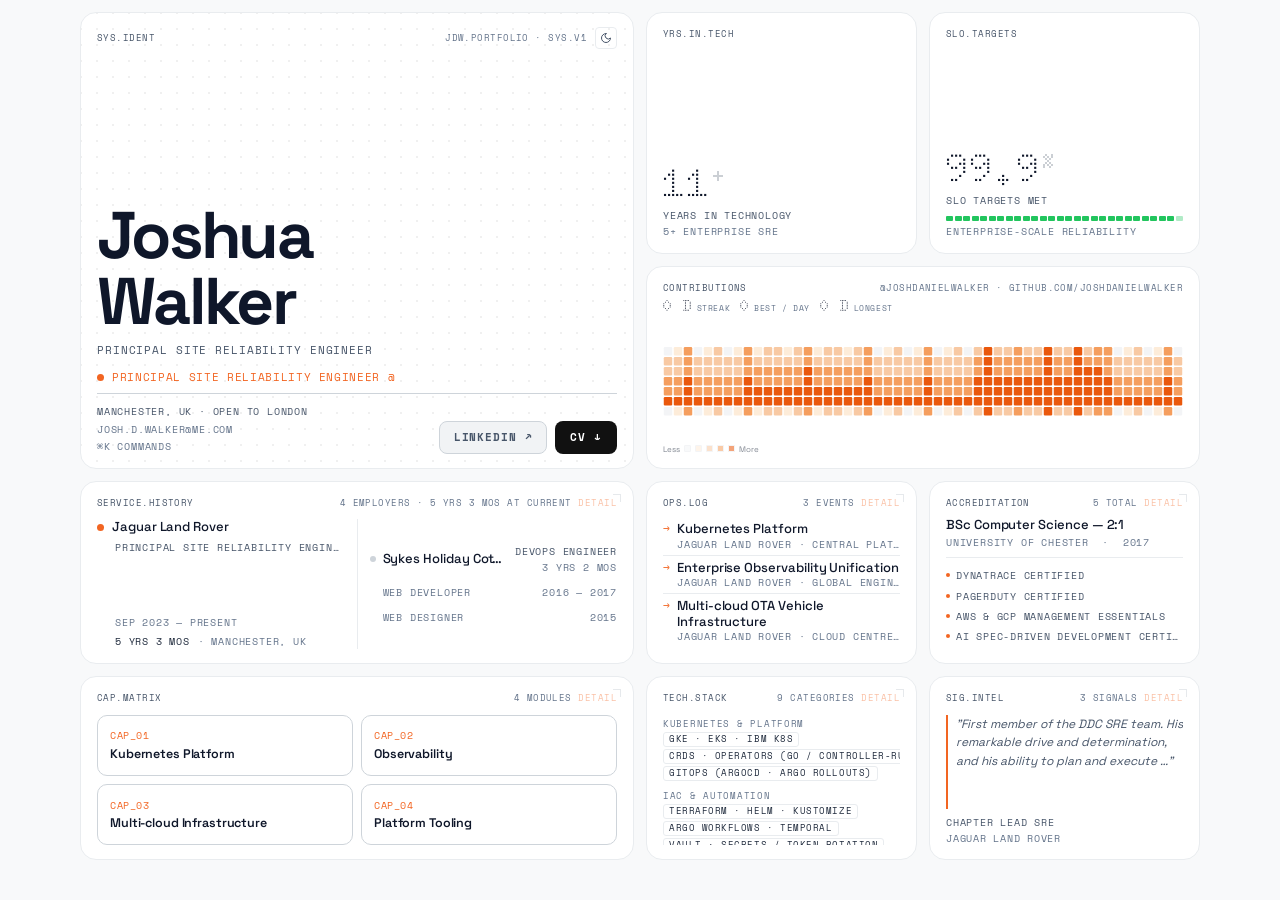
<file: index.html>
<!DOCTYPE html>
<html lang="en">
  <head>
    <meta charset="utf-8" />
    <meta name="viewport" content="width=device-width, initial-scale=1, viewport-fit=cover" />
    <meta name="theme-color" content="#000000" />

    <!-- Favicon -->
    <link rel="icon" href="./favicon.svg" type="image/svg+xml" />
    <link rel="apple-touch-icon" href="./apple-touch-icon.png" />

    <!-- Nothing design language fonts -->
    <link rel="preconnect" href="https://fonts.googleapis.com" />
    <link rel="preconnect" href="https://fonts.gstatic.com" crossorigin />
    <link
      href="https://fonts.googleapis.com/css2?family=Doto:wght@400;600;700&family=Space+Grotesk:wght@300;400;500;600&family=Space+Mono:wght@400;700&display=swap"
      rel="stylesheet"
    />

    <!-- Prevent FOUC for theme (matches store default) -->
    <script>
      (function() {
        try {
          const stored = localStorage.getItem('theme');
          const prefersDark = window.matchMedia('(prefers-color-scheme: dark)').matches;
          const theme = stored || (prefersDark ? 'dark' : 'light');
          document.documentElement.classList.add(theme);
          const meta = document.querySelector('meta[name="theme-color"]');
          if (meta) meta.content = theme === 'dark' ? '#000000' : '#ffffff';
        } catch (e) {}
      })();
    </script>
    <style>html,body{background:var(--bg, #000)}</style>

    <link href="./_app/immutable/entry/start.CCDf9ccz.js" rel="modulepreload">
		<link href="./_app/immutable/chunks/t9vVxF9T.js" rel="modulepreload">
		<link href="./_app/immutable/chunks/CTdMBTWg.js" rel="modulepreload">
		<link href="./_app/immutable/chunks/mSVpa7-T.js" rel="modulepreload">
		<link href="./_app/immutable/entry/app.DeSfPHxl.js" rel="modulepreload">
		<link href="./_app/immutable/chunks/DFGXtf6T.js" rel="modulepreload">
		<link href="./_app/immutable/chunks/CXg9mFPB.js" rel="modulepreload">
		<link href="./_app/immutable/chunks/vFlmhx3n.js" rel="modulepreload">
		<link href="./_app/immutable/nodes/0.CTLupaD3.js" rel="modulepreload">
		<link href="./_app/immutable/chunks/bG5NtT6X.js" rel="modulepreload">
		<link href="./_app/immutable/nodes/2.InTzS4mm.js" rel="modulepreload">
		<!--12qhfyh--><meta name="description" content="Senior Staff Kubernetes Platform Engineer with 11+ years in tech and 5+ years enterprise SRE at Jaguar Land Rover. Kubernetes platform scaling, observability, multi-cloud infrastructure, platform engineering leadership."/> <meta name="author" content="Joshua Daniel Walker"/> <meta name="robots" content="index, follow"/> <link rel="canonical" href="https://joshdanielwalker.github.io"/> <meta property="og:type" content="website"/> <meta property="og:url" content="https://joshdanielwalker.github.io"/> <meta property="og:title" content="Joshua Daniel Walker · Senior Staff Kubernetes Platform Engineer"/> <meta property="og:description" content="Senior Staff Kubernetes Platform Engineer with 11+ years in tech and 5+ years enterprise SRE at Jaguar Land Rover. Kubernetes platform scaling, observability, multi-cloud infrastructure, platform engineering leadership."/> <meta property="og:image" content="https://joshdanielwalker.github.io/og-image.png"/> <meta property="og:locale" content="en_GB"/> <meta name="twitter:card" content="summary_large_image"/> <meta name="twitter:title" content="Joshua Daniel Walker · Senior Staff Kubernetes Platform Engineer"/> <meta name="twitter:description" content="Senior Staff Kubernetes Platform Engineer with 11+ years in tech and 5+ years enterprise SRE at Jaguar Land Rover. Kubernetes platform scaling, observability, multi-cloud infrastructure, platform engineering leadership."/> <meta name="twitter:image" content="https://joshdanielwalker.github.io/og-image.png"/>  <!----><script type="application/ld+json">{"@context":"https://schema.org","@type":"Person","name":"Joshua Daniel Walker","jobTitle":"Principal Site Reliability Engineer","description":"Senior Staff Kubernetes Platform Engineer with 11+ years in tech and 5+ years enterprise SRE at Jaguar Land Rover. Kubernetes platform scaling, observability, multi-cloud infrastructure, platform engineering leadership.","url":"https://joshdanielwalker.github.io","email":"josh.d.walker@me.com","address":{"@type":"PostalAddress","addressLocality":"Manchester","addressCountry":"GB"},"alumniOf":{"@type":"CollegeOrUniversity","name":"University of Chester"},"knowsAbout":["Site Reliability Engineering","Platform Engineering","Kubernetes","Observability","GCP","AWS","Terraform","GitOps","SLOs","DevOps"],"sameAs":["https://linkedin.com/in/joshuadanielwalker","https://github.com/JoshDanielWalker"]}</script><!----><!----><!--1uha8ag--><!----><title>Joshua Walker · Principal SRE — JDW.PORTFOLIO · SYS.V1</title>
		<link href="./_app/immutable/assets/0.BhWM6O_c.css" rel="stylesheet">
  </head>
  <body data-sveltekit-preload-data="hover">
    <div style="display:contents"><!--[--><!--[0--><!--[--><a href="#bento" class="skip-link">Skip to content</a> <!--[--><!--[--><main class="bento" id="bento" aria-label="Portfolio dashboard"><section class="card hero essential" aria-label="Identity"><div class="meta-row"><span>SYS.IDENT</span> <div class="meta-right" style="display:flex; align-items:center; gap:8px;"><span class="dim">JDW.PORTFOLIO · SYS.V1</span> <button aria-label="Toggle light / dark mode" class="theme-toggle" title="Toggle theme (t)"><!--[0--><svg xmlns="http://www.w3.org/2000/svg" width="12" height="12" viewBox="0 0 24 24" fill="none" stroke="currentColor" stroke-width="2" stroke-linecap="round" stroke-linejoin="round" class="lucide-icon lucide lucide-sun"><!--[--><!----><circle cx="12" cy="12" r="4"><!----></circle><!----><!----><path d="M12 2v2"><!----></path><!----><!----><path d="M12 20v2"><!----></path><!----><!----><path d="m4.93 4.93 1.41 1.41"><!----></path><!----><!----><path d="m17.66 17.66 1.41 1.41"><!----></path><!----><!----><path d="M2 12h2"><!----></path><!----><!----><path d="M20 12h2"><!----></path><!----><!----><path d="m6.34 17.66-1.41 1.41"><!----></path><!----><!----><path d="m19.07 4.93-1.41 1.41"><!----></path><!----><!--]--><!--[--><!--[--><!--]--><!--]--></svg><!--]--></button></div></div> <div style="flex:1; display:flex; flex-direction:column; justify-content:flex-end; padding-bottom:4px"><p class="hero-name">Joshua<br/>Walker</p> <p class="hero-role" style="margin-top:4px">Principal Site Reliability Engineer</p> <div class="hero-status" style="margin-top:8px"><span class="led sm"></span> <span><!--[-1--><!--]--></span></div></div> <div class="hero-foot" style="padding-top:10px; border-top:1px solid var(--border-visible)"><div><div class="mono-sub">Manchester, UK · Open to London</div> <div class="mono-sub dim" style="margin-top:3px">josh.d.walker@me.com</div> <div class="mono-sub dim" style="margin-top:2px; font-size:10px">⌘K commands</div></div> <div class="hero-actions"><a href="https://linkedin.com/in/joshuadanielwalker" target="_blank" rel="noopener noreferrer" class="cta-btn">LinkedIn ↗</a> <a href="/cv.html" class="cta-btn primary">CV ↓</a></div></div></section> <section class="card" aria-label="Years in technology"><div class="meta-row"><span>YRS.IN.TECH</span></div> <div style="flex:1; min-height:0"></div> <div class="doto-val">11<small>+</small></div> <p class="mono-sub" style="margin-top:4px">Years in technology</p> <p class="mono-sub dim" style="margin-top:1px">5+ Enterprise SRE</p></section> <section class="card" aria-label="SLO targets"><div class="meta-row"><span>SLO.TARGETS</span></div> <div style="flex:1; min-height:0"></div> <div class="doto-val">99.9<small>%</small></div> <p class="mono-sub" style="margin-top:4px">SLO targets met</p> <div class="segbar-green" aria-label="99.9% reliability segments"><!--[--><span class="seg" style="opacity: 1;"></span><span class="seg" style="opacity: 1;"></span><span class="seg" style="opacity: 1;"></span><span class="seg" style="opacity: 1;"></span><span class="seg" style="opacity: 1;"></span><span class="seg" style="opacity: 1;"></span><span class="seg" style="opacity: 1;"></span><span class="seg" style="opacity: 1;"></span><span class="seg" style="opacity: 1;"></span><span class="seg" style="opacity: 1;"></span><span class="seg" style="opacity: 1;"></span><span class="seg" style="opacity: 1;"></span><span class="seg" style="opacity: 1;"></span><span class="seg" style="opacity: 1;"></span><span class="seg" style="opacity: 1;"></span><span class="seg" style="opacity: 1;"></span><span class="seg" style="opacity: 1;"></span><span class="seg" style="opacity: 1;"></span><span class="seg" style="opacity: 1;"></span><span class="seg" style="opacity: 1;"></span><span class="seg" style="opacity: 1;"></span><span class="seg" style="opacity: 1;"></span><span class="seg" style="opacity: 1;"></span><span class="seg" style="opacity: 1;"></span><span class="seg" style="opacity: 1;"></span><span class="seg" style="opacity: 1;"></span><span class="seg" style="opacity: 1;"></span><span class="seg" style="opacity: 0.35;"></span><!--]--></div> <p class="mono-sub dim" style="margin-top:1px">Enterprise-scale reliability</p></section> <section class="card" aria-label="GitHub contributions graph" style="grid-column: span 2;"><div class="meta-row"><span>CONTRIBUTIONS</span> <span class="meta-right dim">@JoshDanielWalker · github.com/JoshDanielWalker</span></div> <div style="display:flex; gap:10px; margin:4px 0 2px; font-size:9.5px; flex-wrap:wrap;"><div><span class="doto-val" style="font-size:16px; line-height:1;">0 D</span> <span class="mono-sub dim" style="font-size:7.5px; margin-left:2px;">STREAK</span></div> <div><span class="doto-val" style="font-size:16px; line-height:1;">0</span> <span class="mono-sub dim" style="font-size:7.5px; margin-left:2px;">BEST / DAY</span></div> <div><span class="doto-val" style="font-size:16px; line-height:1;">0 D</span> <span class="mono-sub dim" style="font-size:7.5px; margin-left:2px;">LONGEST</span></div></div> <div class="contrib-graph" style="margin-top:2px; flex:1; min-height:0; overflow:hidden;"><svg width="100%" height="100%" viewBox="0 0 676 84" preserveAspectRatio="xMidYMid meet" style="display:block;"><!--[--><!--[--><rect x="1" y="1" width="11" height="11" rx="1.5" fill="#111"></rect><rect x="1" y="14" width="11" height="11" rx="1.5" fill="#5a2a18"></rect><rect x="1" y="27" width="11" height="11" rx="1.5" fill="#5a2a18"></rect><rect x="1" y="40" width="11" height="11" rx="1.5" fill="#9a4a28"></rect><rect x="1" y="53" width="11" height="11" rx="1.5" fill="#9a4a28"></rect><rect x="1" y="66" width="11" height="11" rx="1.5" fill="#f26522"></rect><rect x="1" y="79" width="11" height="11" rx="1.5" fill="#111"></rect><!--]--><!--[--><rect x="14" y="1" width="11" height="11" rx="1.5" fill="#2a1a10"></rect><rect x="14" y="14" width="11" height="11" rx="1.5" fill="#5a2a18"></rect><rect x="14" y="27" width="11" height="11" rx="1.5" fill="#5a2a18"></rect><rect x="14" y="40" width="11" height="11" rx="1.5" fill="#9a4a28"></rect><rect x="14" y="53" width="11" height="11" rx="1.5" fill="#9a4a28"></rect><rect x="14" y="66" width="11" height="11" rx="1.5" fill="#f26522"></rect><rect x="14" y="79" width="11" height="11" rx="1.5" fill="#2a1a10"></rect><!--]--><!--[--><rect x="27" y="1" width="11" height="11" rx="1.5" fill="#9a4a28"></rect><rect x="27" y="14" width="11" height="11" rx="1.5" fill="#9a4a28"></rect><rect x="27" y="27" width="11" height="11" rx="1.5" fill="#9a4a28"></rect><rect x="27" y="40" width="11" height="11" rx="1.5" fill="#f26522"></rect><rect x="27" y="53" width="11" height="11" rx="1.5" fill="#f26522"></rect><rect x="27" y="66" width="11" height="11" rx="1.5" fill="#f26522"></rect><rect x="27" y="79" width="11" height="11" rx="1.5" fill="#9a4a28"></rect><!--]--><!--[--><rect x="40" y="1" width="11" height="11" rx="1.5" fill="#111"></rect><rect x="40" y="14" width="11" height="11" rx="1.5" fill="#5a2a18"></rect><rect x="40" y="27" width="11" height="11" rx="1.5" fill="#5a2a18"></rect><rect x="40" y="40" width="11" height="11" rx="1.5" fill="#9a4a28"></rect><rect x="40" y="53" width="11" height="11" rx="1.5" fill="#9a4a28"></rect><rect x="40" y="66" width="11" height="11" rx="1.5" fill="#f26522"></rect><rect x="40" y="79" width="11" height="11" rx="1.5" fill="#111"></rect><!--]--><!--[--><rect x="53" y="1" width="11" height="11" rx="1.5" fill="#2a1a10"></rect><rect x="53" y="14" width="11" height="11" rx="1.5" fill="#5a2a18"></rect><rect x="53" y="27" width="11" height="11" rx="1.5" fill="#5a2a18"></rect><rect x="53" y="40" width="11" height="11" rx="1.5" fill="#9a4a28"></rect><rect x="53" y="53" width="11" height="11" rx="1.5" fill="#9a4a28"></rect><rect x="53" y="66" width="11" height="11" rx="1.5" fill="#f26522"></rect><rect x="53" y="79" width="11" height="11" rx="1.5" fill="#2a1a10"></rect><!--]--><!--[--><rect x="66" y="1" width="11" height="11" rx="1.5" fill="#5a2a18"></rect><rect x="66" y="14" width="11" height="11" rx="1.5" fill="#5a2a18"></rect><rect x="66" y="27" width="11" height="11" rx="1.5" fill="#5a2a18"></rect><rect x="66" y="40" width="11" height="11" rx="1.5" fill="#9a4a28"></rect><rect x="66" y="53" width="11" height="11" rx="1.5" fill="#9a4a28"></rect><rect x="66" y="66" width="11" height="11" rx="1.5" fill="#f26522"></rect><rect x="66" y="79" width="11" height="11" rx="1.5" fill="#5a2a18"></rect><!--]--><!--[--><rect x="79" y="1" width="11" height="11" rx="1.5" fill="#111"></rect><rect x="79" y="14" width="11" height="11" rx="1.5" fill="#5a2a18"></rect><rect x="79" y="27" width="11" height="11" rx="1.5" fill="#5a2a18"></rect><rect x="79" y="40" width="11" height="11" rx="1.5" fill="#9a4a28"></rect><rect x="79" y="53" width="11" height="11" rx="1.5" fill="#9a4a28"></rect><rect x="79" y="66" width="11" height="11" rx="1.5" fill="#f26522"></rect><rect x="79" y="79" width="11" height="11" rx="1.5" fill="#111"></rect><!--]--><!--[--><rect x="92" y="1" width="11" height="11" rx="1.5" fill="#2a1a10"></rect><rect x="92" y="14" width="11" height="11" rx="1.5" fill="#5a2a18"></rect><rect x="92" y="27" width="11" height="11" rx="1.5" fill="#5a2a18"></rect><rect x="92" y="40" width="11" height="11" rx="1.5" fill="#9a4a28"></rect><rect x="92" y="53" width="11" height="11" rx="1.5" fill="#9a4a28"></rect><rect x="92" y="66" width="11" height="11" rx="1.5" fill="#f26522"></rect><rect x="92" y="79" width="11" height="11" rx="1.5" fill="#2a1a10"></rect><!--]--><!--[--><rect x="105" y="1" width="11" height="11" rx="1.5" fill="#9a4a28"></rect><rect x="105" y="14" width="11" height="11" rx="1.5" fill="#9a4a28"></rect><rect x="105" y="27" width="11" height="11" rx="1.5" fill="#9a4a28"></rect><rect x="105" y="40" width="11" height="11" rx="1.5" fill="#f26522"></rect><rect x="105" y="53" width="11" height="11" rx="1.5" fill="#f26522"></rect><rect x="105" y="66" width="11" height="11" rx="1.5" fill="#f26522"></rect><rect x="105" y="79" width="11" height="11" rx="1.5" fill="#9a4a28"></rect><!--]--><!--[--><rect x="118" y="1" width="11" height="11" rx="1.5" fill="#2a1a10"></rect><rect x="118" y="14" width="11" height="11" rx="1.5" fill="#5a2a18"></rect><rect x="118" y="27" width="11" height="11" rx="1.5" fill="#9a4a28"></rect><rect x="118" y="40" width="11" height="11" rx="1.5" fill="#9a4a28"></rect><rect x="118" y="53" width="11" height="11" rx="1.5" fill="#f26522"></rect><rect x="118" y="66" width="11" height="11" rx="1.5" fill="#f26522"></rect><rect x="118" y="79" width="11" height="11" rx="1.5" fill="#2a1a10"></rect><!--]--><!--[--><rect x="131" y="1" width="11" height="11" rx="1.5" fill="#5a2a18"></rect><rect x="131" y="14" width="11" height="11" rx="1.5" fill="#5a2a18"></rect><rect x="131" y="27" width="11" height="11" rx="1.5" fill="#9a4a28"></rect><rect x="131" y="40" width="11" height="11" rx="1.5" fill="#9a4a28"></rect><rect x="131" y="53" width="11" height="11" rx="1.5" fill="#f26522"></rect><rect x="131" y="66" width="11" height="11" rx="1.5" fill="#f26522"></rect><rect x="131" y="79" width="11" height="11" rx="1.5" fill="#5a2a18"></rect><!--]--><!--[--><rect x="144" y="1" width="11" height="11" rx="1.5" fill="#5a2a18"></rect><rect x="144" y="14" width="11" height="11" rx="1.5" fill="#5a2a18"></rect><rect x="144" y="27" width="11" height="11" rx="1.5" fill="#9a4a28"></rect><rect x="144" y="40" width="11" height="11" rx="1.5" fill="#9a4a28"></rect><rect x="144" y="53" width="11" height="11" rx="1.5" fill="#f26522"></rect><rect x="144" y="66" width="11" height="11" rx="1.5" fill="#f26522"></rect><rect x="144" y="79" width="11" height="11" rx="1.5" fill="#5a2a18"></rect><!--]--><!--[--><rect x="157" y="1" width="11" height="11" rx="1.5" fill="#2a1a10"></rect><rect x="157" y="14" width="11" height="11" rx="1.5" fill="#5a2a18"></rect><rect x="157" y="27" width="11" height="11" rx="1.5" fill="#9a4a28"></rect><rect x="157" y="40" width="11" height="11" rx="1.5" fill="#9a4a28"></rect><rect x="157" y="53" width="11" height="11" rx="1.5" fill="#f26522"></rect><rect x="157" y="66" width="11" height="11" rx="1.5" fill="#f26522"></rect><rect x="157" y="79" width="11" height="11" rx="1.5" fill="#2a1a10"></rect><!--]--><!--[--><rect x="170" y="1" width="11" height="11" rx="1.5" fill="#5a2a18"></rect><rect x="170" y="14" width="11" height="11" rx="1.5" fill="#5a2a18"></rect><rect x="170" y="27" width="11" height="11" rx="1.5" fill="#9a4a28"></rect><rect x="170" y="40" width="11" height="11" rx="1.5" fill="#9a4a28"></rect><rect x="170" y="53" width="11" height="11" rx="1.5" fill="#f26522"></rect><rect x="170" y="66" width="11" height="11" rx="1.5" fill="#f26522"></rect><rect x="170" y="79" width="11" height="11" rx="1.5" fill="#5a2a18"></rect><!--]--><!--[--><rect x="183" y="1" width="11" height="11" rx="1.5" fill="#9a4a28"></rect><rect x="183" y="14" width="11" height="11" rx="1.5" fill="#9a4a28"></rect><rect x="183" y="27" width="11" height="11" rx="1.5" fill="#f26522"></rect><rect x="183" y="40" width="11" height="11" rx="1.5" fill="#f26522"></rect><rect x="183" y="53" width="11" height="11" rx="1.5" fill="#f26522"></rect><rect x="183" y="66" width="11" height="11" rx="1.5" fill="#f26522"></rect><rect x="183" y="79" width="11" height="11" rx="1.5" fill="#9a4a28"></rect><!--]--><!--[--><rect x="196" y="1" width="11" height="11" rx="1.5" fill="#2a1a10"></rect><rect x="196" y="14" width="11" height="11" rx="1.5" fill="#5a2a18"></rect><rect x="196" y="27" width="11" height="11" rx="1.5" fill="#9a4a28"></rect><rect x="196" y="40" width="11" height="11" rx="1.5" fill="#9a4a28"></rect><rect x="196" y="53" width="11" height="11" rx="1.5" fill="#f26522"></rect><rect x="196" y="66" width="11" height="11" rx="1.5" fill="#f26522"></rect><rect x="196" y="79" width="11" height="11" rx="1.5" fill="#2a1a10"></rect><!--]--><!--[--><rect x="209" y="1" width="11" height="11" rx="1.5" fill="#5a2a18"></rect><rect x="209" y="14" width="11" height="11" rx="1.5" fill="#5a2a18"></rect><rect x="209" y="27" width="11" height="11" rx="1.5" fill="#9a4a28"></rect><rect x="209" y="40" width="11" height="11" rx="1.5" fill="#9a4a28"></rect><rect x="209" y="53" width="11" height="11" rx="1.5" fill="#f26522"></rect><rect x="209" y="66" width="11" height="11" rx="1.5" fill="#f26522"></rect><rect x="209" y="79" width="11" height="11" rx="1.5" fill="#5a2a18"></rect><!--]--><!--[--><rect x="222" y="1" width="11" height="11" rx="1.5" fill="#5a2a18"></rect><rect x="222" y="14" width="11" height="11" rx="1.5" fill="#5a2a18"></rect><rect x="222" y="27" width="11" height="11" rx="1.5" fill="#9a4a28"></rect><rect x="222" y="40" width="11" height="11" rx="1.5" fill="#9a4a28"></rect><rect x="222" y="53" width="11" height="11" rx="1.5" fill="#f26522"></rect><rect x="222" y="66" width="11" height="11" rx="1.5" fill="#f26522"></rect><rect x="222" y="79" width="11" height="11" rx="1.5" fill="#5a2a18"></rect><!--]--><!--[--><rect x="235" y="1" width="11" height="11" rx="1.5" fill="#2a1a10"></rect><rect x="235" y="14" width="11" height="11" rx="1.5" fill="#5a2a18"></rect><rect x="235" y="27" width="11" height="11" rx="1.5" fill="#9a4a28"></rect><rect x="235" y="40" width="11" height="11" rx="1.5" fill="#9a4a28"></rect><rect x="235" y="53" width="11" height="11" rx="1.5" fill="#f26522"></rect><rect x="235" y="66" width="11" height="11" rx="1.5" fill="#f26522"></rect><rect x="235" y="79" width="11" height="11" rx="1.5" fill="#2a1a10"></rect><!--]--><!--[--><rect x="248" y="1" width="11" height="11" rx="1.5" fill="#5a2a18"></rect><rect x="248" y="14" width="11" height="11" rx="1.5" fill="#5a2a18"></rect><rect x="248" y="27" width="11" height="11" rx="1.5" fill="#9a4a28"></rect><rect x="248" y="40" width="11" height="11" rx="1.5" fill="#9a4a28"></rect><rect x="248" y="53" width="11" height="11" rx="1.5" fill="#f26522"></rect><rect x="248" y="66" width="11" height="11" rx="1.5" fill="#f26522"></rect><rect x="248" y="79" width="11" height="11" rx="1.5" fill="#5a2a18"></rect><!--]--><!--[--><rect x="261" y="1" width="11" height="11" rx="1.5" fill="#9a4a28"></rect><rect x="261" y="14" width="11" height="11" rx="1.5" fill="#9a4a28"></rect><rect x="261" y="27" width="11" height="11" rx="1.5" fill="#9a4a28"></rect><rect x="261" y="40" width="11" height="11" rx="1.5" fill="#f26522"></rect><rect x="261" y="53" width="11" height="11" rx="1.5" fill="#f26522"></rect><rect x="261" y="66" width="11" height="11" rx="1.5" fill="#f26522"></rect><rect x="261" y="79" width="11" height="11" rx="1.5" fill="#9a4a28"></rect><!--]--><!--[--><rect x="274" y="1" width="11" height="11" rx="1.5" fill="#111"></rect><rect x="274" y="14" width="11" height="11" rx="1.5" fill="#5a2a18"></rect><rect x="274" y="27" width="11" height="11" rx="1.5" fill="#5a2a18"></rect><rect x="274" y="40" width="11" height="11" rx="1.5" fill="#9a4a28"></rect><rect x="274" y="53" width="11" height="11" rx="1.5" fill="#9a4a28"></rect><rect x="274" y="66" width="11" height="11" rx="1.5" fill="#f26522"></rect><rect x="274" y="79" width="11" height="11" rx="1.5" fill="#111"></rect><!--]--><!--[--><rect x="287" y="1" width="11" height="11" rx="1.5" fill="#2a1a10"></rect><rect x="287" y="14" width="11" height="11" rx="1.5" fill="#5a2a18"></rect><rect x="287" y="27" width="11" height="11" rx="1.5" fill="#5a2a18"></rect><rect x="287" y="40" width="11" height="11" rx="1.5" fill="#9a4a28"></rect><rect x="287" y="53" width="11" height="11" rx="1.5" fill="#9a4a28"></rect><rect x="287" y="66" width="11" height="11" rx="1.5" fill="#f26522"></rect><rect x="287" y="79" width="11" height="11" rx="1.5" fill="#2a1a10"></rect><!--]--><!--[--><rect x="300" y="1" width="11" height="11" rx="1.5" fill="#5a2a18"></rect><rect x="300" y="14" width="11" height="11" rx="1.5" fill="#5a2a18"></rect><rect x="300" y="27" width="11" height="11" rx="1.5" fill="#5a2a18"></rect><rect x="300" y="40" width="11" height="11" rx="1.5" fill="#9a4a28"></rect><rect x="300" y="53" width="11" height="11" rx="1.5" fill="#9a4a28"></rect><rect x="300" y="66" width="11" height="11" rx="1.5" fill="#f26522"></rect><rect x="300" y="79" width="11" height="11" rx="1.5" fill="#5a2a18"></rect><!--]--><!--[--><rect x="313" y="1" width="11" height="11" rx="1.5" fill="#111"></rect><rect x="313" y="14" width="11" height="11" rx="1.5" fill="#5a2a18"></rect><rect x="313" y="27" width="11" height="11" rx="1.5" fill="#5a2a18"></rect><rect x="313" y="40" width="11" height="11" rx="1.5" fill="#9a4a28"></rect><rect x="313" y="53" width="11" height="11" rx="1.5" fill="#9a4a28"></rect><rect x="313" y="66" width="11" height="11" rx="1.5" fill="#f26522"></rect><rect x="313" y="79" width="11" height="11" rx="1.5" fill="#111"></rect><!--]--><!--[--><rect x="326" y="1" width="11" height="11" rx="1.5" fill="#2a1a10"></rect><rect x="326" y="14" width="11" height="11" rx="1.5" fill="#5a2a18"></rect><rect x="326" y="27" width="11" height="11" rx="1.5" fill="#5a2a18"></rect><rect x="326" y="40" width="11" height="11" rx="1.5" fill="#9a4a28"></rect><rect x="326" y="53" width="11" height="11" rx="1.5" fill="#9a4a28"></rect><rect x="326" y="66" width="11" height="11" rx="1.5" fill="#f26522"></rect><rect x="326" y="79" width="11" height="11" rx="1.5" fill="#2a1a10"></rect><!--]--><!--[--><rect x="339" y="1" width="11" height="11" rx="1.5" fill="#9a4a28"></rect><rect x="339" y="14" width="11" height="11" rx="1.5" fill="#9a4a28"></rect><rect x="339" y="27" width="11" height="11" rx="1.5" fill="#9a4a28"></rect><rect x="339" y="40" width="11" height="11" rx="1.5" fill="#f26522"></rect><rect x="339" y="53" width="11" height="11" rx="1.5" fill="#f26522"></rect><rect x="339" y="66" width="11" height="11" rx="1.5" fill="#f26522"></rect><rect x="339" y="79" width="11" height="11" rx="1.5" fill="#9a4a28"></rect><!--]--><!--[--><rect x="352" y="1" width="11" height="11" rx="1.5" fill="#111"></rect><rect x="352" y="14" width="11" height="11" rx="1.5" fill="#5a2a18"></rect><rect x="352" y="27" width="11" height="11" rx="1.5" fill="#5a2a18"></rect><rect x="352" y="40" width="11" height="11" rx="1.5" fill="#9a4a28"></rect><rect x="352" y="53" width="11" height="11" rx="1.5" fill="#9a4a28"></rect><rect x="352" y="66" width="11" height="11" rx="1.5" fill="#f26522"></rect><rect x="352" y="79" width="11" height="11" rx="1.5" fill="#111"></rect><!--]--><!--[--><rect x="365" y="1" width="11" height="11" rx="1.5" fill="#2a1a10"></rect><rect x="365" y="14" width="11" height="11" rx="1.5" fill="#5a2a18"></rect><rect x="365" y="27" width="11" height="11" rx="1.5" fill="#5a2a18"></rect><rect x="365" y="40" width="11" height="11" rx="1.5" fill="#9a4a28"></rect><rect x="365" y="53" width="11" height="11" rx="1.5" fill="#9a4a28"></rect><rect x="365" y="66" width="11" height="11" rx="1.5" fill="#f26522"></rect><rect x="365" y="79" width="11" height="11" rx="1.5" fill="#2a1a10"></rect><!--]--><!--[--><rect x="378" y="1" width="11" height="11" rx="1.5" fill="#5a2a18"></rect><rect x="378" y="14" width="11" height="11" rx="1.5" fill="#5a2a18"></rect><rect x="378" y="27" width="11" height="11" rx="1.5" fill="#5a2a18"></rect><rect x="378" y="40" width="11" height="11" rx="1.5" fill="#9a4a28"></rect><rect x="378" y="53" width="11" height="11" rx="1.5" fill="#9a4a28"></rect><rect x="378" y="66" width="11" height="11" rx="1.5" fill="#f26522"></rect><rect x="378" y="79" width="11" height="11" rx="1.5" fill="#5a2a18"></rect><!--]--><!--[--><rect x="391" y="1" width="11" height="11" rx="1.5" fill="#111"></rect><rect x="391" y="14" width="11" height="11" rx="1.5" fill="#5a2a18"></rect><rect x="391" y="27" width="11" height="11" rx="1.5" fill="#5a2a18"></rect><rect x="391" y="40" width="11" height="11" rx="1.5" fill="#9a4a28"></rect><rect x="391" y="53" width="11" height="11" rx="1.5" fill="#9a4a28"></rect><rect x="391" y="66" width="11" height="11" rx="1.5" fill="#f26522"></rect><rect x="391" y="79" width="11" height="11" rx="1.5" fill="#111"></rect><!--]--><!--[--><rect x="404" y="1" width="11" height="11" rx="1.5" fill="#5a2a18"></rect><rect x="404" y="14" width="11" height="11" rx="1.5" fill="#9a4a28"></rect><rect x="404" y="27" width="11" height="11" rx="1.5" fill="#9a4a28"></rect><rect x="404" y="40" width="11" height="11" rx="1.5" fill="#f26522"></rect><rect x="404" y="53" width="11" height="11" rx="1.5" fill="#f26522"></rect><rect x="404" y="66" width="11" height="11" rx="1.5" fill="#f26522"></rect><rect x="404" y="79" width="11" height="11" rx="1.5" fill="#5a2a18"></rect><!--]--><!--[--><rect x="417" y="1" width="11" height="11" rx="1.5" fill="#f26522"></rect><rect x="417" y="14" width="11" height="11" rx="1.5" fill="#f26522"></rect><rect x="417" y="27" width="11" height="11" rx="1.5" fill="#f26522"></rect><rect x="417" y="40" width="11" height="11" rx="1.5" fill="#f26522"></rect><rect x="417" y="53" width="11" height="11" rx="1.5" fill="#f26522"></rect><rect x="417" y="66" width="11" height="11" rx="1.5" fill="#f26522"></rect><rect x="417" y="79" width="11" height="11" rx="1.5" fill="#f26522"></rect><!--]--><!--[--><rect x="430" y="1" width="11" height="11" rx="1.5" fill="#5a2a18"></rect><rect x="430" y="14" width="11" height="11" rx="1.5" fill="#9a4a28"></rect><rect x="430" y="27" width="11" height="11" rx="1.5" fill="#9a4a28"></rect><rect x="430" y="40" width="11" height="11" rx="1.5" fill="#f26522"></rect><rect x="430" y="53" width="11" height="11" rx="1.5" fill="#f26522"></rect><rect x="430" y="66" width="11" height="11" rx="1.5" fill="#f26522"></rect><rect x="430" y="79" width="11" height="11" rx="1.5" fill="#5a2a18"></rect><!--]--><!--[--><rect x="443" y="1" width="11" height="11" rx="1.5" fill="#5a2a18"></rect><rect x="443" y="14" width="11" height="11" rx="1.5" fill="#9a4a28"></rect><rect x="443" y="27" width="11" height="11" rx="1.5" fill="#9a4a28"></rect><rect x="443" y="40" width="11" height="11" rx="1.5" fill="#f26522"></rect><rect x="443" y="53" width="11" height="11" rx="1.5" fill="#f26522"></rect><rect x="443" y="66" width="11" height="11" rx="1.5" fill="#f26522"></rect><rect x="443" y="79" width="11" height="11" rx="1.5" fill="#5a2a18"></rect><!--]--><!--[--><rect x="456" y="1" width="11" height="11" rx="1.5" fill="#9a4a28"></rect><rect x="456" y="14" width="11" height="11" rx="1.5" fill="#9a4a28"></rect><rect x="456" y="27" width="11" height="11" rx="1.5" fill="#9a4a28"></rect><rect x="456" y="40" width="11" height="11" rx="1.5" fill="#f26522"></rect><rect x="456" y="53" width="11" height="11" rx="1.5" fill="#f26522"></rect><rect x="456" y="66" width="11" height="11" rx="1.5" fill="#f26522"></rect><rect x="456" y="79" width="11" height="11" rx="1.5" fill="#9a4a28"></rect><!--]--><!--[--><rect x="469" y="1" width="11" height="11" rx="1.5" fill="#5a2a18"></rect><rect x="469" y="14" width="11" height="11" rx="1.5" fill="#9a4a28"></rect><rect x="469" y="27" width="11" height="11" rx="1.5" fill="#9a4a28"></rect><rect x="469" y="40" width="11" height="11" rx="1.5" fill="#f26522"></rect><rect x="469" y="53" width="11" height="11" rx="1.5" fill="#f26522"></rect><rect x="469" y="66" width="11" height="11" rx="1.5" fill="#f26522"></rect><rect x="469" y="79" width="11" height="11" rx="1.5" fill="#5a2a18"></rect><!--]--><!--[--><rect x="482" y="1" width="11" height="11" rx="1.5" fill="#5a2a18"></rect><rect x="482" y="14" width="11" height="11" rx="1.5" fill="#9a4a28"></rect><rect x="482" y="27" width="11" height="11" rx="1.5" fill="#9a4a28"></rect><rect x="482" y="40" width="11" height="11" rx="1.5" fill="#f26522"></rect><rect x="482" y="53" width="11" height="11" rx="1.5" fill="#f26522"></rect><rect x="482" y="66" width="11" height="11" rx="1.5" fill="#f26522"></rect><rect x="482" y="79" width="11" height="11" rx="1.5" fill="#5a2a18"></rect><!--]--><!--[--><rect x="495" y="1" width="11" height="11" rx="1.5" fill="#f26522"></rect><rect x="495" y="14" width="11" height="11" rx="1.5" fill="#f26522"></rect><rect x="495" y="27" width="11" height="11" rx="1.5" fill="#f26522"></rect><rect x="495" y="40" width="11" height="11" rx="1.5" fill="#f26522"></rect><rect x="495" y="53" width="11" height="11" rx="1.5" fill="#f26522"></rect><rect x="495" y="66" width="11" height="11" rx="1.5" fill="#f26522"></rect><rect x="495" y="79" width="11" height="11" rx="1.5" fill="#f26522"></rect><!--]--><!--[--><rect x="508" y="1" width="11" height="11" rx="1.5" fill="#5a2a18"></rect><rect x="508" y="14" width="11" height="11" rx="1.5" fill="#9a4a28"></rect><rect x="508" y="27" width="11" height="11" rx="1.5" fill="#9a4a28"></rect><rect x="508" y="40" width="11" height="11" rx="1.5" fill="#f26522"></rect><rect x="508" y="53" width="11" height="11" rx="1.5" fill="#f26522"></rect><rect x="508" y="66" width="11" height="11" rx="1.5" fill="#f26522"></rect><rect x="508" y="79" width="11" height="11" rx="1.5" fill="#5a2a18"></rect><!--]--><!--[--><rect x="521" y="1" width="11" height="11" rx="1.5" fill="#5a2a18"></rect><rect x="521" y="14" width="11" height="11" rx="1.5" fill="#9a4a28"></rect><rect x="521" y="27" width="11" height="11" rx="1.5" fill="#9a4a28"></rect><rect x="521" y="40" width="11" height="11" rx="1.5" fill="#f26522"></rect><rect x="521" y="53" width="11" height="11" rx="1.5" fill="#f26522"></rect><rect x="521" y="66" width="11" height="11" rx="1.5" fill="#f26522"></rect><rect x="521" y="79" width="11" height="11" rx="1.5" fill="#5a2a18"></rect><!--]--><!--[--><rect x="534" y="1" width="11" height="11" rx="1.5" fill="#f26522"></rect><rect x="534" y="14" width="11" height="11" rx="1.5" fill="#f26522"></rect><rect x="534" y="27" width="11" height="11" rx="1.5" fill="#f26522"></rect><rect x="534" y="40" width="11" height="11" rx="1.5" fill="#f26522"></rect><rect x="534" y="53" width="11" height="11" rx="1.5" fill="#f26522"></rect><rect x="534" y="66" width="11" height="11" rx="1.5" fill="#f26522"></rect><rect x="534" y="79" width="11" height="11" rx="1.5" fill="#f26522"></rect><!--]--><!--[--><rect x="547" y="1" width="11" height="11" rx="1.5" fill="#5a2a18"></rect><rect x="547" y="14" width="11" height="11" rx="1.5" fill="#9a4a28"></rect><rect x="547" y="27" width="11" height="11" rx="1.5" fill="#f26522"></rect><rect x="547" y="40" width="11" height="11" rx="1.5" fill="#f26522"></rect><rect x="547" y="53" width="11" height="11" rx="1.5" fill="#f26522"></rect><rect x="547" y="66" width="11" height="11" rx="1.5" fill="#f26522"></rect><rect x="547" y="79" width="11" height="11" rx="1.5" fill="#5a2a18"></rect><!--]--><!--[--><rect x="560" y="1" width="11" height="11" rx="1.5" fill="#9a4a28"></rect><rect x="560" y="14" width="11" height="11" rx="1.5" fill="#9a4a28"></rect><rect x="560" y="27" width="11" height="11" rx="1.5" fill="#f26522"></rect><rect x="560" y="40" width="11" height="11" rx="1.5" fill="#f26522"></rect><rect x="560" y="53" width="11" height="11" rx="1.5" fill="#f26522"></rect><rect x="560" y="66" width="11" height="11" rx="1.5" fill="#f26522"></rect><rect x="560" y="79" width="11" height="11" rx="1.5" fill="#9a4a28"></rect><!--]--><!--[--><rect x="573" y="1" width="11" height="11" rx="1.5" fill="#9a4a28"></rect><rect x="573" y="14" width="11" height="11" rx="1.5" fill="#9a4a28"></rect><rect x="573" y="27" width="11" height="11" rx="1.5" fill="#9a4a28"></rect><rect x="573" y="40" width="11" height="11" rx="1.5" fill="#f26522"></rect><rect x="573" y="53" width="11" height="11" rx="1.5" fill="#f26522"></rect><rect x="573" y="66" width="11" height="11" rx="1.5" fill="#f26522"></rect><rect x="573" y="79" width="11" height="11" rx="1.5" fill="#9a4a28"></rect><!--]--><!--[--><rect x="586" y="1" width="11" height="11" rx="1.5" fill="#111"></rect><rect x="586" y="14" width="11" height="11" rx="1.5" fill="#5a2a18"></rect><rect x="586" y="27" width="11" height="11" rx="1.5" fill="#5a2a18"></rect><rect x="586" y="40" width="11" height="11" rx="1.5" fill="#9a4a28"></rect><rect x="586" y="53" width="11" height="11" rx="1.5" fill="#9a4a28"></rect><rect x="586" y="66" width="11" height="11" rx="1.5" fill="#f26522"></rect><rect x="586" y="79" width="11" height="11" rx="1.5" fill="#111"></rect><!--]--><!--[--><rect x="599" y="1" width="11" height="11" rx="1.5" fill="#2a1a10"></rect><rect x="599" y="14" width="11" height="11" rx="1.5" fill="#5a2a18"></rect><rect x="599" y="27" width="11" height="11" rx="1.5" fill="#5a2a18"></rect><rect x="599" y="40" width="11" height="11" rx="1.5" fill="#9a4a28"></rect><rect x="599" y="53" width="11" height="11" rx="1.5" fill="#9a4a28"></rect><rect x="599" y="66" width="11" height="11" rx="1.5" fill="#f26522"></rect><rect x="599" y="79" width="11" height="11" rx="1.5" fill="#2a1a10"></rect><!--]--><!--[--><rect x="612" y="1" width="11" height="11" rx="1.5" fill="#5a2a18"></rect><rect x="612" y="14" width="11" height="11" rx="1.5" fill="#5a2a18"></rect><rect x="612" y="27" width="11" height="11" rx="1.5" fill="#5a2a18"></rect><rect x="612" y="40" width="11" height="11" rx="1.5" fill="#9a4a28"></rect><rect x="612" y="53" width="11" height="11" rx="1.5" fill="#9a4a28"></rect><rect x="612" y="66" width="11" height="11" rx="1.5" fill="#f26522"></rect><rect x="612" y="79" width="11" height="11" rx="1.5" fill="#5a2a18"></rect><!--]--><!--[--><rect x="625" y="1" width="11" height="11" rx="1.5" fill="#111"></rect><rect x="625" y="14" width="11" height="11" rx="1.5" fill="#5a2a18"></rect><rect x="625" y="27" width="11" height="11" rx="1.5" fill="#5a2a18"></rect><rect x="625" y="40" width="11" height="11" rx="1.5" fill="#9a4a28"></rect><rect x="625" y="53" width="11" height="11" rx="1.5" fill="#9a4a28"></rect><rect x="625" y="66" width="11" height="11" rx="1.5" fill="#f26522"></rect><rect x="625" y="79" width="11" height="11" rx="1.5" fill="#111"></rect><!--]--><!--[--><rect x="638" y="1" width="11" height="11" rx="1.5" fill="#2a1a10"></rect><rect x="638" y="14" width="11" height="11" rx="1.5" fill="#5a2a18"></rect><rect x="638" y="27" width="11" height="11" rx="1.5" fill="#5a2a18"></rect><rect x="638" y="40" width="11" height="11" rx="1.5" fill="#9a4a28"></rect><rect x="638" y="53" width="11" height="11" rx="1.5" fill="#9a4a28"></rect><rect x="638" y="66" width="11" height="11" rx="1.5" fill="#f26522"></rect><rect x="638" y="79" width="11" height="11" rx="1.5" fill="#2a1a10"></rect><!--]--><!--[--><rect x="651" y="1" width="11" height="11" rx="1.5" fill="#9a4a28"></rect><rect x="651" y="14" width="11" height="11" rx="1.5" fill="#9a4a28"></rect><rect x="651" y="27" width="11" height="11" rx="1.5" fill="#9a4a28"></rect><rect x="651" y="40" width="11" height="11" rx="1.5" fill="#f26522"></rect><rect x="651" y="53" width="11" height="11" rx="1.5" fill="#f26522"></rect><rect x="651" y="66" width="11" height="11" rx="1.5" fill="#f26522"></rect><rect x="651" y="79" width="11" height="11" rx="1.5" fill="#9a4a28"></rect><!--]--><!--[--><rect x="664" y="1" width="11" height="11" rx="1.5" fill="#111"></rect><rect x="664" y="14" width="11" height="11" rx="1.5" fill="#5a2a18"></rect><rect x="664" y="27" width="11" height="11" rx="1.5" fill="#5a2a18"></rect><rect x="664" y="40" width="11" height="11" rx="1.5" fill="#9a4a28"></rect><rect x="664" y="53" width="11" height="11" rx="1.5" fill="#9a4a28"></rect><rect x="664" y="66" width="11" height="11" rx="1.5" fill="#f26522"></rect><rect x="664" y="79" width="11" height="11" rx="1.5" fill="#111"></rect><!--]--><!--]--></svg></div> <div style="display:flex; align-items:center; gap:4px; margin-top:4px; font-size:8px; opacity:.55;"><span>Less</span> <!--[--><div style="width:7px; height:7px; background:#111; border-radius:1px; border:1px solid var(--border);"></div><div style="width:7px; height:7px; background:#2a1a10; border-radius:1px; border:1px solid var(--border);"></div><div style="width:7px; height:7px; background:#5a2a18; border-radius:1px; border:1px solid var(--border);"></div><div style="width:7px; height:7px; background:#9a4a28; border-radius:1px; border:1px solid var(--border);"></div><div style="width:7px; height:7px; background:#f26522; border-radius:1px; border:1px solid var(--border);"></div><!--]--> <span>More</span></div></section> <div class="card exp-card expandable" role="button" tabindex="0" aria-label="Career history — tap to expand"><div class="meta-row"><span>SERVICE.HISTORY</span> <span class="meta-right dim">4 employers · 5 yrs 3 mos at current <span class="expand-hint" aria-hidden="true">DETAIL</span></span></div> <div style="margin-top:10px; flex:1; display:flex; gap:12px; min-height:0; overflow:hidden"><div style="flex:1; display:flex; flex-direction:column; overflow:hidden; border-right:1px solid var(--border); padding-right:12px"><div style="display:flex; align-items:center; gap:8px"><span class="led sm"></span> <span class="title-sm">Jaguar Land Rover</span></div> <p class="mono-sub" style="margin-top:5px; padding-left:18px">Principal Site Reliability Engineer</p> <div style="flex:1; min-height:0"></div> <div style="padding-left:18px"><p class="mono-sub dim">Sep 2023 — Present</p> <div style="display:flex; align-items:baseline; gap:8px; margin-top:4px"><span class="mono-sub" style="color:var(--text-primary)">5 yrs 3 mos</span> <span class="mono-sub dim">· Manchester, UK</span></div></div></div> <div style="flex:1; display:flex; flex-direction:column; justify-content:center; gap:10px; overflow:hidden"><!--[--><!--[0--><div style="display:flex; align-items:center; justify-content:space-between; gap:12px"><div style="display:flex; align-items:center; gap:7px; min-width:0"><span style="width:6px; height:6px; border-radius:50%; background:var(--border-visible); flex-shrink:0; display:inline-block"></span> <span class="title-sm" style="font-size:13px; white-space:nowrap; overflow:hidden; text-overflow:ellipsis">Sykes Holiday Cottages</span></div> <div style="text-align:right; flex-shrink:0"><p class="mono-sub">DevOps Engineer</p> <!--[0--><p class="mono-sub dim" style="margin-top:1px">3 yrs 2 mos</p><!--]--></div></div><!--]--><!--[-1--><div style="display:flex; align-items:baseline; justify-content:space-between; gap:12px; padding-left:13px"><p class="mono-sub dim" style="white-space:nowrap; overflow:hidden; text-overflow:ellipsis">Web Developer</p> <p class="mono-sub dim" style="flex-shrink:0">2016 — 2017</p></div><!--]--><!--[-1--><div style="display:flex; align-items:baseline; justify-content:space-between; gap:12px; padding-left:13px"><p class="mono-sub dim" style="white-space:nowrap; overflow:hidden; text-overflow:ellipsis">Web Designer</p> <p class="mono-sub dim" style="flex-shrink:0">2015</p></div><!--]--><!--]--></div></div></div> <div class="card expandable" role="button" tabindex="0" aria-label="Key achievements — tap to expand"><div class="meta-row"><span>OPS.LOG</span> <span class="meta-right dim">3 events <span class="expand-hint" aria-hidden="true">DETAIL</span></span></div> <div style="margin-top:8px; flex:1; display:flex; flex-direction:column; gap:5px; overflow:hidden; min-height:0"><!--[--><div style="display:flex; align-items:flex-start; gap:7px; "><span style="color:var(--utility-orange); font-size:10.5px; line-height:1.2; flex-shrink:0; font-family:'Space Mono',monospace; margin-top:1px">→</span> <div style="flex:1; min-width:0;"><p class="title-sm" style="line-height:1.2; margin-bottom:2px">Kubernetes Platform</p> <p class="mono-sub dim" style="font-size:9.5px; line-height:1.25; margin-top:0;">Jaguar Land Rover · Central Platform SRE</p></div></div><div style="display:flex; align-items:flex-start; gap:7px; padding-top:6px; border-top:1px solid var(--border)"><span style="color:var(--utility-orange); font-size:10.5px; line-height:1.2; flex-shrink:0; font-family:'Space Mono',monospace; margin-top:1px">→</span> <div style="flex:1; min-width:0;"><p class="title-sm" style="line-height:1.2; margin-bottom:2px">Enterprise Observability Unification</p> <p class="mono-sub dim" style="font-size:9.5px; line-height:1.25; margin-top:0;">Jaguar Land Rover · Global Engineering</p></div></div><div style="display:flex; align-items:flex-start; gap:7px; padding-top:6px; border-top:1px solid var(--border)"><span style="color:var(--utility-orange); font-size:10.5px; line-height:1.2; flex-shrink:0; font-family:'Space Mono',monospace; margin-top:1px">→</span> <div style="flex:1; min-width:0;"><p class="title-sm" style="line-height:1.2; margin-bottom:2px">Multi-cloud OTA Vehicle Infrastructure</p> <p class="mono-sub dim" style="font-size:9.5px; line-height:1.25; margin-top:0;">Jaguar Land Rover · Cloud Centre of Excellence</p></div></div><!--]--></div></div> <div class="card expandable" role="button" tabindex="0" aria-label="Education and certifications — tap to expand"><div class="meta-row"><span>ACCREDITATION</span> <span class="meta-right dim">5 total <span class="expand-hint" aria-hidden="true">DETAIL</span></span></div> <div style="margin-top:8px"><p class="title-sm">BSc Computer Science — 2:1</p> <p class="mono-sub dim" style="margin-top:2px">University of Chester  ·  2017</p></div> <div style="margin-top:auto; border-top:1px solid var(--border); padding-top:8px; padding-bottom:6px; display:flex; flex-direction:column; gap:5px; flex-shrink:0"><!--[--><div style="display:flex; align-items:center; gap:6px"><span style="width:4px; height:4px; border-radius:50%; background:var(--utility-orange); flex-shrink:0; display:inline-block"></span> <p class="mono-sub" style="font-size:9.5px">Dynatrace Certified</p></div><div style="display:flex; align-items:center; gap:6px"><span style="width:4px; height:4px; border-radius:50%; background:var(--utility-orange); flex-shrink:0; display:inline-block"></span> <p class="mono-sub" style="font-size:9.5px">PagerDuty Certified</p></div><div style="display:flex; align-items:center; gap:6px"><span style="width:4px; height:4px; border-radius:50%; background:var(--utility-orange); flex-shrink:0; display:inline-block"></span> <p class="mono-sub" style="font-size:9.5px">AWS &amp; GCP Management Essentials</p></div><div style="display:flex; align-items:center; gap:6px"><span style="width:4px; height:4px; border-radius:50%; background:var(--utility-orange); flex-shrink:0; display:inline-block"></span> <p class="mono-sub" style="font-size:9.5px">AI Spec-Driven Development Certificate &amp; AWS Kiro</p></div><!--]--></div></div> <div class="card cap-card expandable" role="button" tabindex="0" aria-label="Strategic capabilities — tap to expand"><div class="meta-row"><span>CAP.MATRIX</span> <span class="meta-right dim">4 modules <span class="expand-hint" aria-hidden="true">DETAIL</span></span></div> <div style="margin-top:10px; display:grid; grid-template-columns:1fr 1fr; gap:8px; flex:1; min-height:0; overflow:hidden"><!--[--><div style="border:1px solid var(--border-visible); border-radius:10px; padding:9px 12px; overflow:hidden; display:flex; flex-direction:column; justify-content:center"><p class="mono-sub" style="color:var(--utility-orange); margin-bottom:4px; flex-shrink:0; font-size:9.5px; letter-spacing:.06em">CAP_01</p> <p style="font:600 12.5px/1.25 'Space Grotesk',sans-serif; color:var(--text-display); letter-spacing:-.01em; overflow:hidden; display:-webkit-box; -webkit-line-clamp:1; -webkit-box-orient:vertical">Kubernetes Platform</p></div><div style="border:1px solid var(--border-visible); border-radius:10px; padding:9px 12px; overflow:hidden; display:flex; flex-direction:column; justify-content:center"><p class="mono-sub" style="color:var(--utility-orange); margin-bottom:4px; flex-shrink:0; font-size:9.5px; letter-spacing:.06em">CAP_02</p> <p style="font:600 12.5px/1.25 'Space Grotesk',sans-serif; color:var(--text-display); letter-spacing:-.01em; overflow:hidden; display:-webkit-box; -webkit-line-clamp:1; -webkit-box-orient:vertical">Observability</p></div><div style="border:1px solid var(--border-visible); border-radius:10px; padding:9px 12px; overflow:hidden; display:flex; flex-direction:column; justify-content:center"><p class="mono-sub" style="color:var(--utility-orange); margin-bottom:4px; flex-shrink:0; font-size:9.5px; letter-spacing:.06em">CAP_03</p> <p style="font:600 12.5px/1.25 'Space Grotesk',sans-serif; color:var(--text-display); letter-spacing:-.01em; overflow:hidden; display:-webkit-box; -webkit-line-clamp:1; -webkit-box-orient:vertical">Multi-cloud Infrastructure</p></div><div style="border:1px solid var(--border-visible); border-radius:10px; padding:9px 12px; overflow:hidden; display:flex; flex-direction:column; justify-content:center"><p class="mono-sub" style="color:var(--utility-orange); margin-bottom:4px; flex-shrink:0; font-size:9.5px; letter-spacing:.06em">CAP_04</p> <p style="font:600 12.5px/1.25 'Space Grotesk',sans-serif; color:var(--text-display); letter-spacing:-.01em; overflow:hidden; display:-webkit-box; -webkit-line-clamp:1; -webkit-box-orient:vertical">Platform Tooling</p></div><!--]--></div></div> <div class="card expandable" role="button" tabindex="0" aria-label="Technical stack — tap to expand"><div class="meta-row"><span>TECH.STACK</span> <span class="meta-right dim">9 categories <span class="expand-hint" aria-hidden="true">DETAIL</span></span></div> <div style="margin-top:8px; flex:1; display:flex; flex-direction:column; gap:7px; overflow:hidden; min-height:0"><!--[--><div><p class="mono-sub dim" style="margin-bottom:2px; font-size:9px">Kubernetes &amp; Platform</p> <div style="display:flex; flex-wrap:wrap; gap:2px"><!--[--><span class="tag-chip" style="font-size:9px; padding:1px 5px">GKE · EKS · IBM K8s</span><span class="tag-chip" style="font-size:9px; padding:1px 5px">CRDs · Operators (Go / controller-runtime)</span><span class="tag-chip" style="font-size:9px; padding:1px 5px">GitOps (ArgoCD · Argo Rollouts)</span><!--]--></div></div><div><p class="mono-sub dim" style="margin-bottom:2px; font-size:9px">IaC &amp; Automation</p> <div style="display:flex; flex-wrap:wrap; gap:2px"><!--[--><span class="tag-chip" style="font-size:9px; padding:1px 5px">Terraform · Helm · Kustomize</span><span class="tag-chip" style="font-size:9px; padding:1px 5px">Argo Workflows · Temporal</span><span class="tag-chip" style="font-size:9px; padding:1px 5px">Vault · Secrets / Token Rotation</span><!--]--></div></div><div><p class="mono-sub dim" style="margin-bottom:2px; font-size:9px">Cloud &amp; Networking</p> <div style="display:flex; flex-wrap:wrap; gap:2px"><!--[--><span class="tag-chip" style="font-size:9px; padding:1px 5px">GCP · AWS · IBM Cloud</span><span class="tag-chip" style="font-size:9px; padding:1px 5px">VPC Design · Cloud Interconnect</span><span class="tag-chip" style="font-size:9px; padding:1px 5px">Multi-cloud Private Connectivity</span><!--]--></div></div><!--]--></div></div> <div class="card expandable" role="button" tabindex="0" aria-label="Colleague recognition — tap to expand"><div class="meta-row"><span>SIG.INTEL</span> <span class="meta-right dim">3 signals <span class="expand-hint" aria-hidden="true">DETAIL</span></span></div> <div style="margin-top:12px; flex:1; display:flex; flex-direction:column; min-height:0; overflow:hidden"><div style="border-left:2px solid var(--utility-orange); padding-left:8px; flex:1; overflow:hidden"><p style="font:400 12px/1.55 'Space Grotesk',sans-serif; color:var(--text-secondary); font-style:italic; display:-webkit-box; -webkit-line-clamp:3; -webkit-box-orient:vertical; overflow:hidden">"First member of the DDC SRE team. His remarkable drive and determination, and his ability to plan and execute …"</p></div> <div style="margin-top:6px; flex-shrink:0"><p class="mono-sub" style="font-size:10px">Chapter Lead SRE</p> <p class="mono-sub dim" style="margin-top:1px; font-size:9.5px">Jaguar Land Rover</p></div></div></div></main> <!--[-1--><!--]--> <!--[-1--><!--]--><!--]--><!--]--><!--]--><!--]--> <!--[-1--><!--]--><!--]-->
			
			<script>
				{
					__sveltekit_1af2662 = {
						base: new URL(".", location).pathname.slice(0, -1)
					};

					const element = document.currentScript.parentElement;

					Promise.all([
						import("./_app/immutable/entry/start.CCDf9ccz.js"),
						import("./_app/immutable/entry/app.DeSfPHxl.js")
					]).then(([kit, app]) => {
						kit.start(app, element, {
							node_ids: [0, 2],
							data: [null,null],
							form: null,
							error: null
						});
					});
				}
			</script>
		</div>
  </body>
</html>
</file>
<file: _app/immutable/assets/0.BhWM6O_c.css>
:root{--bg: #f8f9fa;--surface: #ffffff;--surface-raised: #f1f3f5;--border: #e9ecef;--border-visible: #ced4da;--text-disabled: #64748b;--text-secondary: #475569;--text-primary: #1e293b;--text-display: #0f172a;--muted: var(--text-secondary);--dim: var(--text-disabled);--accent-red: #d71921;--utility-orange: #f26522;--success: #4a9e5c;--ease: cubic-bezier(.4, 0, .2, 1);--ease-back: cubic-bezier(.34, 1.56, .64, 1);--btn-bg: var(--surface-raised);--btn-primary-bg: #111111;--btn-primary-color: #ffffff;--btn-primary-hover-bg: #222222;--btn-primary-hover-color: #ffffff;--btn-hover-bg: #e5e5e5}.dark{--bg: #000000;--surface: #111111;--surface-raised: #1a1a1a;--border: #222222;--border-visible: #333333;--text-disabled: #777777;--text-secondary: #aaaaaa;--text-primary: #f0f0f0;--text-display: #ffffff;--muted: var(--text-secondary);--dim: var(--text-disabled);--btn-primary-bg: #ffffff;--btn-primary-color: #000000;--btn-primary-hover-bg: #f0f0f0;--btn-primary-hover-color: #000000;--btn-hover-bg: #2a2a2a}html{transition:background-color .16s var(--ease),color .16s var(--ease)}.card,.command-palette,.expansion-panel,button,a{transition:background-color .16s var(--ease),border-color .16s var(--ease),color .16s var(--ease),box-shadow .16s var(--ease)}*,*:before,*:after{margin:0;padding:0;box-sizing:border-box}html,body{height:100%}body{background:var(--bg);min-height:100dvh;padding:max(12px,env(safe-area-inset-top)) max(8px,env(safe-area-inset-right)) max(24px,env(safe-area-inset-bottom)) max(8px,env(safe-area-inset-left));display:flex;flex-direction:column;justify-content:flex-start;align-items:center;font-family:Space Grotesk,sans-serif;color:var(--text-primary);-webkit-font-smoothing:antialiased;overflow-x:hidden}.bento{width:100%;max-width:min(92vw,1120px);display:grid;grid-template-columns:repeat(4,1fr);grid-auto-rows:minmax(160px,auto);gap:clamp(8px,1vw,12px)}@media(min-width:1400px){.bento{max-width:min(92vw,1280px);gap:14px}.hero-name{font-size:clamp(60px,4.5vw,78px)}.doto-val{font-size:clamp(48px,3.5vw,62px)}.card{padding:28px}.mono-sub{font-size:12px}.card p,.card .mono-sub,.card .title-sm,.panel-body{max-width:65ch}}@media(max-width:520px){.expansion-panel .detail-card{margin-top:8px;padding:10px 12px}.expansion-panel .mono-sub,.expansion-panel .panel-label{font-size:9px}}@media(min-width:1400px){.expansion-panel .panel-body,.expansion-panel .sig-quote,.expansion-panel .title-sm{max-width:70ch}}.card{position:relative;overflow:hidden;background:var(--surface);border:1px solid var(--border);border-radius:16px;padding:24px;display:flex;flex-direction:column;word-break:break-word;overflow-wrap:break-word;height:100%}.card:hover{border-color:var(--border-visible)}.card:after{content:"";position:absolute;top:-30%;bottom:-30%;left:-140px;width:110px;background:linear-gradient(100deg,transparent,rgba(0,0,0,.03) 35%,rgba(0,0,0,.08) 50%,rgba(0,0,0,.03) 65%,transparent);transform:skew(-14deg);opacity:0;pointer-events:none;z-index:2}.dark .card:after{background:linear-gradient(100deg,transparent,rgba(255,255,255,.04) 35%,rgba(255,255,255,.1) 50%,rgba(255,255,255,.04) 65%,transparent)}.card:hover:after{animation:shimmer 1.05s var(--ease) forwards}@keyframes shimmer{0%{left:-140px;opacity:1}to{left:110%;opacity:0}}.bento.focus .card:not(.essential){opacity:.12}.dark.bento.focus .card:not(.essential){opacity:.16}.meta-row{display:flex;justify-content:space-between;align-items:baseline;gap:12px;font:400 11px/1.5 Space Mono,monospace;letter-spacing:.08em;text-transform:uppercase;color:var(--text-secondary);flex-shrink:0}.meta-right{text-align:right}.theme-toggle{display:inline-flex;align-items:center;justify-content:center;width:22px;height:22px;border:1px solid var(--border);border-radius:4px;background:transparent;color:var(--text-secondary);cursor:pointer;transition:all .12s var(--ease);padding:0}.theme-toggle:hover{border-color:var(--border-visible);color:var(--utility-orange);background:var(--surface-raised)}.theme-toggle:active{transform:scale(.95)}.dark .theme-toggle{border-color:var(--border)}.dark .theme-toggle:hover{border-color:var(--border-visible)}.mono-sub{font:400 11px/1.6 Space Mono,monospace;letter-spacing:.08em;text-transform:uppercase;color:var(--text-secondary)}.dim{color:var(--text-disabled)}.title{font:500 20px/1.2 Space Grotesk,sans-serif;letter-spacing:-.01em;color:var(--text-display)}.title-sm{font:500 14px/1.2 Space Grotesk,sans-serif;letter-spacing:-.005em;color:var(--text-display)}.doto-hero{font-family:Doto,sans-serif;font-weight:400;font-size:72px;line-height:1;color:var(--text-display);letter-spacing:-.02em}.doto-val{font-family:Doto,sans-serif;font-weight:400;font-size:clamp(36px,6vw,58px);line-height:1;color:var(--text-display);margin-top:6px;letter-spacing:-.01em}.doto-val small{font-size:20px;vertical-align:super;color:var(--text-secondary);margin-left:3px}.doto-mid{font-family:Doto,sans-serif;font-weight:400;font-size:44px;line-height:1;color:var(--text-display);font-variant-numeric:tabular-nums}.segbar-green{display:flex;align-items:center;gap:1.5px;height:5px;width:100%;margin-top:8px;margin-bottom:2px}.segbar-green .seg{flex:1;height:100%;background:#22c55e;border-radius:1px;transition:opacity .12s var(--ease)}.segbar-green .seg:hover{opacity:.7}.dark .segbar-green .seg{background:#4ade80;box-shadow:0 0 0 .5px #4ade804d inset}.led{display:inline-block;width:10px;height:10px;border-radius:50%;background:var(--utility-orange);animation:pulse-led 2.4s var(--ease) infinite;flex-shrink:0}.led.sm{width:7px;height:7px}.led.red{background:var(--accent-red);width:7px;height:7px;animation-duration:1.6s}@keyframes pulse-led{0%,to{opacity:1}50%{opacity:.18}}.impact-row{display:flex;align-items:flex-start;gap:8px;font:400 11px/1.5 Space Mono,monospace;letter-spacing:.04em;color:var(--text-secondary);word-break:break-word;overflow-wrap:break-word}.impact-row:before{content:"→";color:var(--utility-orange);flex-shrink:0;font-size:10px;line-height:1.7}.tag-chip{font:400 9px/1.2 Space Mono,monospace;letter-spacing:.06em;text-transform:uppercase;color:var(--text-primary);border:1px solid var(--border);padding:2px 7px;border-radius:3px;white-space:nowrap}.rec{display:flex;align-items:center;gap:6px;font:700 11px/1 Space Mono,monospace;letter-spacing:.1em;text-transform:uppercase;color:var(--accent-red)}.cta-btn{display:flex;align-items:center;justify-content:center;gap:6px;font:700 11px/1 Space Mono,monospace;letter-spacing:.08em;text-transform:uppercase;text-decoration:none;padding:10px 14px;border:1px solid var(--border-visible);border-radius:8px;color:var(--text-secondary);background:var(--btn-bg);transition:border-color .15s var(--ease),color .15s var(--ease),background .15s var(--ease)}.cta-btn:hover{border-color:var(--border-visible);color:var(--text-primary)}.cta-btn.primary{background:var(--btn-primary-bg);color:var(--btn-primary-color);border-color:transparent}.cta-btn.primary:hover{background:var(--btn-primary-hover-bg);color:var(--btn-primary-hover-color)}.card.hero{grid-column:1 / 3;grid-row:1 / 3;justify-content:space-between;background-image:radial-gradient(circle,rgba(0,0,0,.06) 1.1px,transparent 1.1px);background-size:16px 16px;background-position:8px 8px}.dark .card.hero{background-image:radial-gradient(circle,#1d1d1d 1.1px,transparent 1.1px)}.hero-name{font:700 clamp(42px,7vw,66px)/1 "Space Grotesk",sans-serif;letter-spacing:-.04em;color:var(--text-display);margin:10px 0 4px}.hero-role{font:400 11px/1.5 Space Mono,monospace;letter-spacing:.08em;text-transform:uppercase;color:var(--text-secondary)}.hero-status{display:flex;align-items:center;gap:8px;margin-top:10px;font:400 11px/1 Space Mono,monospace;letter-spacing:.06em;text-transform:uppercase;color:var(--utility-orange);min-height:22px}.sq{display:inline-block;width:7px;height:11px;background:var(--utility-orange);margin-left:6px;vertical-align:-2px}.hero-foot{display:flex;justify-content:space-between;align-items:flex-end;gap:12px}.hero-actions{display:flex;gap:8px;flex-shrink:0}.exp-card,.cap-card{grid-column:1 / 3}.skip-link{position:absolute;left:-9999px;top:auto;width:1px;height:1px;overflow:hidden;text-decoration:none}.skip-link:focus{position:fixed;top:12px;left:12px;z-index:200;width:auto;height:auto;overflow:visible;background:var(--utility-orange);color:var(--black);padding:8px 16px;font:700 11px/1 Space Mono,monospace;letter-spacing:.08em;text-transform:uppercase;border-radius:4px}.output-link{display:flex;align-items:center;gap:8px;text-decoration:none;font:400 10px/1 Space Mono,monospace;letter-spacing:.07em;text-transform:uppercase;color:var(--text-secondary);transition:color .15s var(--ease)}.output-link:hover{color:var(--text-primary)}.output-link .arrow{color:var(--utility-orange)}.nav-cv-btn:hover{border-color:var(--utility-orange);color:var(--utility-orange)}@media(max-width:940px){body{padding:16px 16px 24px}.bento{grid-template-columns:repeat(2,1fr);grid-template-rows:none;grid-auto-rows:minmax(140px,auto);grid-auto-flow:dense}.card.hero{grid-column:1/3;grid-row:span 2}.exp-card,.cap-card{grid-column:1/3}.hero-name{font-size:clamp(36px,6vw,48px)}.doto-val{font-size:clamp(32px,5vw,48px)}.doto-mid{font-size:clamp(28px,4vw,36px)}.card{padding:clamp(14px,3vw,20px)}}@media(min-width:941px){.bento{flex:1;min-height:0;padding-bottom:16px;grid-template-rows:minmax(160px,1.25fr) minmax(150px,1.05fr) minmax(140px,.95fr) minmax(140px,.95fr)}.bento .doto-val{font-size:clamp(32px,4.5vh,52px)}.bento .mono-sub{font-size:10px;line-height:1.5}.bento .title-sm{font-size:13px;line-height:1.25}.bento .meta-row{font-size:9px;letter-spacing:.05em}.bento .card{padding:14px 16px;min-height:140px}.bento .card>div[style*="margin-top:12px"],.bento .card>div[style*="margin-top:14px"]{margin-top:10px!important}.bento .card>div[style*="margin-top:auto"]{padding-top:10px!important;gap:6px!important}.bento .card>div[style*="margin-top:8px; flex:1; display:flex; flex-direction:column; gap:"]{gap:4px!important}.bento .card>div[style*="margin-top:8px; flex:1; display:flex; flex-direction:column; gap:"]>div{padding-top:4px!important}.bento .card p[style*="margin-top:6px"]{margin-top:4px!important}.bento .card p[style*="margin-top:2px"]{margin-top:2px!important}.bento .card>div[style*="font-size:8px; opacity"]{font-size:8px}.bento .card span[style*="font-size:18px"]{font-size:clamp(16px,2.4vh,24px)!important}.bento .card span[style*="font-size:8px; margin-left:2px"]{font-size:7.5px}.bento .card>div[style*="gap:14px"]{gap:10px!important;margin:4px 0 2px!important}.bento .card .mono-sub{overflow:hidden;text-overflow:ellipsis;white-space:nowrap}}@media(max-width:520px){body{padding:12px 10px max(32px,env(safe-area-inset-bottom))}.bento{gap:8px;padding-bottom:16px}.card{padding:14px;border-radius:10px}.hero-name{font-size:clamp(26px,7.5vw,36px)}.hero-actions{flex-direction:column;gap:6px}.doto-val{font-size:clamp(26px,6.5vw,38px)}.meta-row{font-size:9px;letter-spacing:.04em}.mono-sub{font-size:8.5px}.title-sm{font-size:12px}.hero-status{font-size:9px}.hero-role{font-size:10px}.social-btn{width:32px;height:32px}.cta-btn{padding:8px 12px;font-size:10px}.card>div[style*="grid-template-columns:1fr 1fr"]{grid-template-columns:1fr!important;gap:8px!important}.card>div[style*="display:flex"][style*=border-right]{flex-direction:column!important;border-right:none!important;padding-right:0!important;gap:8px!important}}@media(max-width:400px){.bento{grid-template-columns:1fr;grid-template-rows:none;grid-auto-rows:minmax(140px,auto);padding-bottom:16px}.card.hero{grid-column:1;grid-row:auto}.exp-card,.cap-card{grid-column:1}.bento{gap:8px}.card{padding:10px}.hero-name{font-size:clamp(24px,8vw,32px)}.doto-val{font-size:clamp(24px,7vw,34px)}.card>div[style*="grid-template-columns:1fr 1fr"]{grid-template-columns:1fr!important;gap:8px!important}.card>div[style*="display:flex"][style*=border-right]{flex-direction:column!important;border-right:none!important;padding-right:0!important;gap:8px!important}.card>div[style*="display:flex"]>div,.card>div[style*="display:flex"]>p,.card>div[style*="display:flex"]>span{width:100%!important;min-width:0!important;white-space:normal!important;overflow:visible!important;text-overflow:unset!important}.card>div[style*="flex:1; display:flex; flex-direction:column"],.card>div[style*="margin-top:auto; border-top"],.card>div[style*="margin-top:8px; flex:1; display:flex; flex-direction:column"],.card>div[style*="margin-top:12px; flex:1; display:flex; flex-direction:column"]{gap:10px!important;margin-top:8px!important}.card>div[style*="padding-top:8px; padding-bottom:6px"]{padding-top:8px!important;padding-bottom:10px!important;gap:8px!important}.card p[style*="font:500 11.5px"],.card p[style*="font-size:9.5px"],.card p[style*="font-size:9px"],.card p[style*="font-size:11px"],.card span[style*="font-size:11px"],.card span[style*="font-size:9px"],.card span[style*="font-size:13px"]{font-size:10px!important;line-height:1.3!important}.card>div[style*="padding:6px 10px"]{padding:8px!important}.meta-action{padding:4px 10px;font-size:9px}.card.expandable{min-height:44px}}@media(prefers-reduced-motion:reduce){*,*:before,*:after{animation-duration:1ms!important;transition-duration:1ms!important}}.card.expandable{cursor:pointer}.card.expandable:focus-visible{outline:1px solid var(--utility-orange);outline-offset:2px}.card.expandable:active{transform:scale(.982)}.card.expandable:hover{border-color:var(--border-visible)}.card.expandable:before{content:"";position:absolute;top:12px;right:12px;width:8px;height:8px;border-top:1.5px solid var(--border-visible);border-right:1.5px solid var(--border-visible);opacity:.5;transition:opacity .16s var(--ease),transform .16s var(--ease);pointer-events:none;z-index:1}.card.expandable:hover:before,.card.expandable:active:before{opacity:.9;transform:translate(.5px,-.5px)}@media(max-width:520px){.card.expandable:before{top:10px;right:10px;width:10px;height:10px;border-width:2px;opacity:.6}}.card.expandable .expand-hint{opacity:.4;transition:opacity .16s var(--ease);font-size:9px;letter-spacing:.05em;color:var(--utility-orange)}.card.expandable:hover .expand-hint,.card.expandable:active .expand-hint{opacity:1}@media(max-width:520px){.card.expandable .expand-hint{opacity:.6;font-size:8px}}.bento.dashboard-expanded .card{opacity:.08;transition:opacity .18s var(--ease);pointer-events:none}.dark.bento.dashboard-expanded .card{opacity:.12}.bento.dashboard-expanded .card.expandable{opacity:.18}.dark.bento.dashboard-expanded .card.expandable{opacity:.22}.bento.dashboard-expanded .card.expandable.source-card{opacity:.38;border-color:var(--border-visible);box-shadow:0 0 0 1px #f2652226 inset}.dark.bento.dashboard-expanded .card.expandable.source-card{opacity:.42;box-shadow:0 0 0 1px #f265221f inset}.expansion-backdrop{position:fixed;top:0;right:0;bottom:0;left:0;background:#0000008c;z-index:80}.dark .expansion-backdrop{background:#000000b8}.expansion-panel{position:fixed;z-index:90;background:var(--surface);border:1px solid var(--border-visible);border-radius:16px;padding:clamp(16px,3.5vw,26px) clamp(18px,4vw,32px) clamp(16px,3.5vw,26px) clamp(14px,2.5vw,22px);scrollbar-gutter:stable;color:var(--text-primary);box-shadow:0 8px 24px -8px #0006;overflow-y:auto;max-height:88vh;left:50%;top:clamp(3vh,4vw,6vh);width:min(96vw,980px);transform:translate(-50%);transition:left .22s var(--ease),top .22s var(--ease),width .22s var(--ease),height .22s var(--ease),transform .26s var(--ease-back),opacity .18s var(--ease);will-change:left,top,width,height,transform,opacity}.dark .expansion-panel{box-shadow:0 8px 24px -8px #000000a6}.meta-action{font:400 10px/1 Space Mono,monospace;letter-spacing:.08em;text-transform:uppercase;color:var(--text-secondary);background:transparent;border:1px solid var(--border);padding:2px 7px;border-radius:3px;margin-left:9px;cursor:pointer;transition:color .12s var(--ease),border-color .12s var(--ease),background .12s var(--ease)}.meta-action:hover{color:var(--text-primary);border-color:var(--border-visible);background:var(--btn-hover-bg)}.expansion-panel .impact-row{font-size:12.5px;line-height:1.55}.expansion-panel .sig-quote{border-left:2px solid var(--utility-orange);padding-left:11px;font:400 13px/1.65 Space Grotesk,sans-serif;color:var(--text-secondary);font-style:italic}.expansion-panel .sig-attrib{margin-top:8px;font:400 11px/1.4 Space Mono,monospace;color:var(--text-primary)}.expansion-panel .sig-attrib .dim{color:var(--text-secondary)}.expansion-panel .detail-card{margin:4px 0}.expansion-panel .panel-content>.meta-row+.detail-card,.expansion-panel .detail-card:first-of-type{margin-top:2px}.expansion-panel .detail-grid .detail-card{margin:0}.expansion-panel .panel-content .history-list{display:flex;flex-direction:column;gap:10px;width:100%}.expansion-panel .panel-content .history-list .card.detail-card{width:100%;padding:16px 18px}@media(max-width:560px){.expansion-panel .panel-content .history-list{gap:8px}.expansion-panel .panel-content .history-list .card.detail-card{padding:13px 14px}}.expansion-panel .panel-content .history-list .history-employer .employer-header{display:flex;align-items:baseline;justify-content:space-between;gap:10px;flex-wrap:wrap}.expansion-panel .panel-content .history-list .history-employer .company{flex:1 1 auto;min-width:0}.expansion-panel .panel-content .history-list .history-employer .duration{flex-shrink:0;white-space:nowrap}.expansion-panel .panel-content .history-list .history-employer .location{margin-top:3px;margin-bottom:6px}.expansion-panel .panel-content .history-list .history-employer .roles{display:flex;flex-direction:column;gap:8px;margin-top:8px}.expansion-panel .panel-content .history-list .history-employer .role+.role{border-top:1px solid var(--border);padding-top:8px;margin-top:2px}.expansion-panel .panel-content .history-list .history-employer .role-header{display:flex;align-items:center;gap:6px;flex-wrap:wrap}.expansion-panel .panel-content .history-list .history-employer .role-title{font:500 13px/1.2 Space Grotesk,sans-serif;color:var(--text-display);flex:1 1 auto;min-width:0}.expansion-panel .panel-content .history-list .history-employer .role-period{font-size:10px;color:var(--text-secondary);flex-shrink:0;margin-left:4px}.expansion-panel .panel-content .history-list .history-employer .summary{margin:3px 0 5px}.expansion-panel .panel-content .history-list .history-employer .highlights{margin-top:2px}.expansion-panel .panel-content .history-list .history-employer .impact-row{font-size:11.5px;margin-top:1px}@media(max-width:560px){.expansion-panel .panel-content .history-list .history-employer .employer-header{flex-direction:column;align-items:flex-start;gap:0}.expansion-panel .panel-content .history-list .history-employer .duration{font-size:9.5px}.expansion-panel .panel-content .history-list .history-employer .role-header{gap:4px}.expansion-panel .panel-content .history-list .history-employer .role-title{font-size:12.5px}.expansion-panel .panel-content .history-list .history-employer .role-period{font-size:9.5px}.expansion-panel .panel-content .history-list .history-employer .roles{gap:10px}}.expansion-panel .panel-content .detail-grid{display:grid;grid-template-columns:repeat(auto-fit,minmax(280px,1fr));grid-auto-rows:auto;gap:10px;margin-top:6px;width:100%}@media(max-width:640px){.expansion-panel .panel-content .detail-grid{grid-template-columns:1fr;gap:8px;margin-top:4px}}.expansion-panel .panel-content .detail-grid .card.detail-card{height:auto;padding:14px 16px;min-height:0}.expansion-panel .panel-content>.meta-row+.detail-grid{margin-top:4px}.contrib-graph{height:clamp(40px,16%,92px);min-height:32px}.contrib-graph svg rect{stroke:var(--border);stroke-width:.75}.dark .contrib-graph svg rect{stroke:#222;stroke-width:.5}.light .contrib-graph svg rect{stroke:none;stroke-width:0}.expansion-panel .panel-content .caps-grid{display:grid;grid-template-columns:repeat(2,1fr);grid-auto-rows:1fr;gap:10px;width:100%;margin-top:4px}.expansion-panel .panel-content .caps-grid .card.detail-card{height:100%;padding:14px 16px}@media(max-width:560px){.expansion-panel .panel-content .caps-grid{grid-template-columns:1fr;grid-auto-rows:auto;gap:8px}}.expansion-panel .panel-body{font:400 12.5px/1.55 Space Grotesk,sans-serif;color:var(--text-secondary);max-width:58ch}.expansion-panel .panel-label{font:400 11px/1.4 Space Mono,monospace;letter-spacing:.06em;text-transform:uppercase;color:var(--utility-orange);margin-bottom:3px}.expansion-panel .status-pill{font:400 9px/1.3 Space Mono,monospace;letter-spacing:.04em;color:var(--utility-orange);border:1px solid var(--utility-orange);padding:1px 6px;border-radius:2px;white-space:nowrap}.panel-content{opacity:0;transition:opacity .16s var(--ease)}.panel-content.visible{opacity:1}.expansion-panel.morphing{transition:none}@media(max-width:560px){.expansion-panel{top:0!important;left:0!important;right:0;bottom:0;width:100%!important;height:100%!important;max-height:100dvh;border-radius:0;padding:0;margin:0;box-shadow:none;overflow:hidden!important}.dark .expansion-panel{box-shadow:none}.expansion-panel .panel-content{height:100%;overflow-y:auto;-webkit-overflow-scrolling:touch;padding:10px 14px calc(18px + env(safe-area-inset-bottom)) 14px;padding-top:calc(8px + env(safe-area-inset-top));scrollbar-gutter:stable}.expansion-panel .panel-content>.meta-row:first-child{position:sticky;top:0;z-index:3;background:var(--surface);margin:-2px -4px 10px;padding:6px 4px 8px;border-bottom:1px solid var(--border);box-shadow:0 1px #00000040}.dark .expansion-panel .panel-content>.meta-row:first-child{box-shadow:0 1px #0006}.expansion-panel .meta-action{padding:5px 12px;font-size:10px;border-width:1.5px}.expansion-panel .detail-grid .card.detail-card{padding:12px 14px;margin:0}.expansion-panel .panel-body,.expansion-panel .sig-quote{max-width:100%}}html,body,.expansion-panel{scrollbar-width:thin;scrollbar-color:var(--border-visible) var(--surface-raised)}::-webkit-scrollbar{width:6px;height:6px}::-webkit-scrollbar-track{background:var(--surface-raised);border-radius:3px}::-webkit-scrollbar-thumb{background:var(--border-visible);border-radius:3px;border:1px solid var(--border)}::-webkit-scrollbar-thumb:hover{background:var(--utility-orange)}::-webkit-scrollbar-thumb:active{background:#d95a1d}.expansion-panel::-webkit-scrollbar{width:4px;height:4px}.expansion-panel::-webkit-scrollbar-track{background:var(--surface);border-radius:3px;margin-top:12px;margin-bottom:12px}.expansion-panel::-webkit-scrollbar-thumb{background:#3a3a3a;border-radius:2px;margin-top:12px;margin-bottom:12px}.expansion-panel::-webkit-scrollbar-thumb:hover{background:var(--utility-orange)}html::-webkit-scrollbar-track{background:var(--black)}html::-webkit-scrollbar-thumb{background:#2a2a2a;border:1px solid #1f1f1f}html::-webkit-scrollbar-thumb:hover{background:var(--utility-orange)}@media(max-width:520px){::-webkit-scrollbar{width:4px;height:4px}.expansion-panel::-webkit-scrollbar{width:4px}.expansion-panel::-webkit-scrollbar-track,.expansion-panel::-webkit-scrollbar-thumb{margin-top:8px;margin-bottom:8px}}@media(prefers-reduced-motion:reduce){::-webkit-scrollbar-thumb{-webkit-transition:none;transition:none}}.command-backdrop{position:fixed;top:0;right:0;bottom:0;left:0;background:#000000a6;z-index:200;-webkit-backdrop-filter:blur(2px);backdrop-filter:blur(2px)}.dark .command-backdrop{background:#000000bf}.command-palette{position:fixed;top:clamp(8vh,12vh,18vh);left:50%;transform:translate(-50%);width:min(96vw,480px);background:var(--surface);border:1px solid var(--border-visible);border-radius:14px;padding:14px;z-index:210;box-shadow:0 20px 60px -10px #00000080;font-family:Space Mono,monospace}.dark .command-palette{box-shadow:0 20px 60px -10px #000000b3}@media(max-width:520px){.command-palette{top:6vh;width:min(98vw,420px);padding:10px;border-radius:12px}.command-input{font-size:12px;padding:8px 10px}.command-item{padding:6px 8px;font-size:11px}}.command-header{display:flex;justify-content:space-between;align-items:center;padding:0 4px 8px;border-bottom:1px solid var(--border);margin-bottom:8px}.command-input{width:100%;background:var(--surface-raised);border:1px solid var(--border);border-radius:8px;padding:10px 12px;font:400 13px/1 Space Mono,monospace;color:var(--text-primary);margin-bottom:8px}.command-input:focus{outline:none;border-color:var(--utility-orange)}.command-list{max-height:240px;overflow-y:auto;display:flex;flex-direction:column;gap:2px}.command-item{display:flex;justify-content:space-between;align-items:center;width:100%;background:transparent;border:none;padding:8px 10px;border-radius:6px;font:400 12px/1 Space Mono,monospace;color:var(--text-primary);text-align:left;cursor:pointer}.command-item:hover{background:var(--surface-raised);color:var(--text-display)}.command-key{font-size:10px;color:var(--text-disabled);background:var(--border);padding:1px 5px;border-radius:3px}.command-footer{margin-top:8px;padding-top:8px;border-top:1px solid var(--border);font-size:10px;text-align:center;letter-spacing:.08em}
</file>
